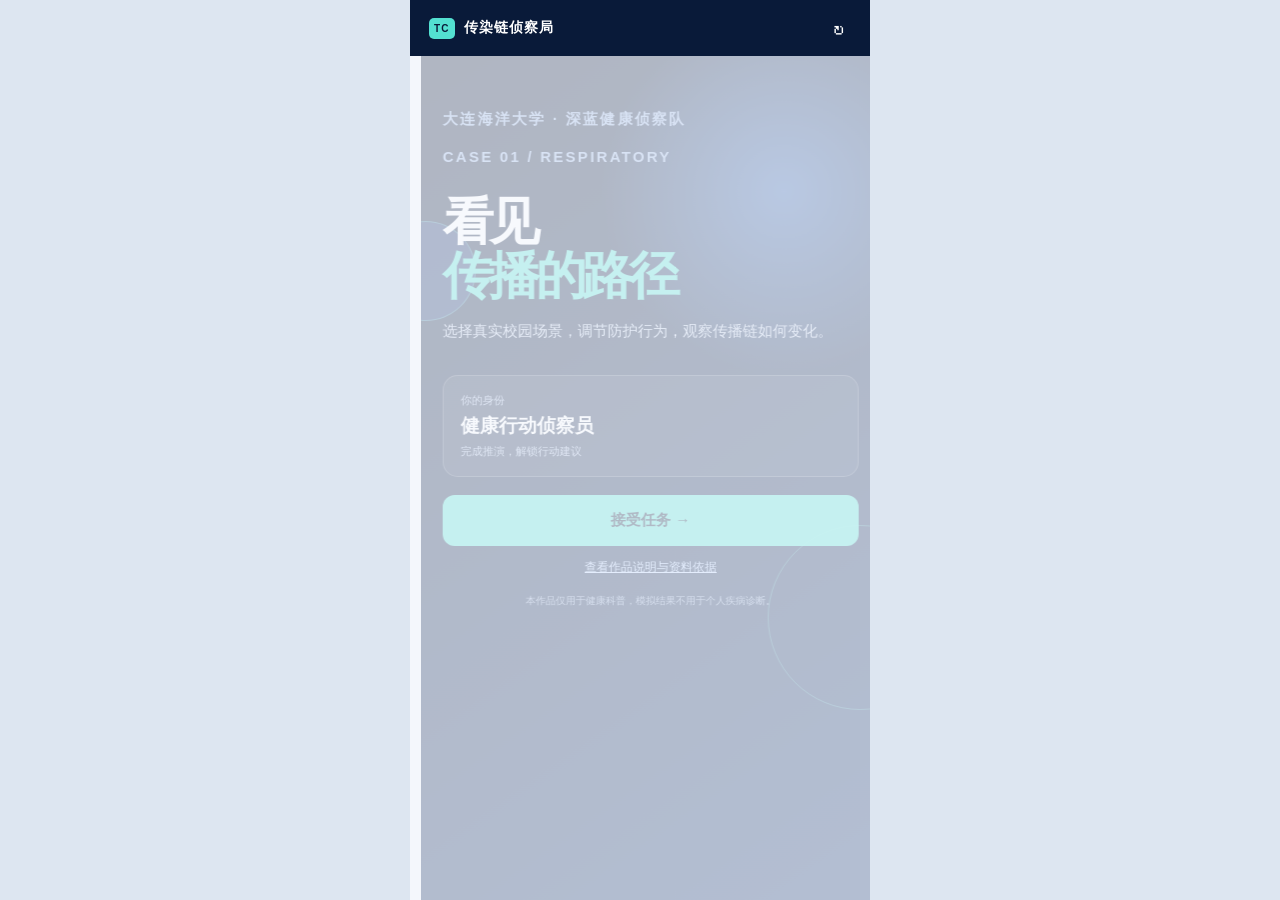
<file: index.html>
<!DOCTYPE html>
<html lang="zh-CN">
<head>
  <meta charset="UTF-8">
  <meta http-equiv="refresh" content="0; url=./transmission-chain-h5-publish/">
  <meta name="viewport" content="width=device-width, initial-scale=1.0">
  <title>传染链侦察局</title>
</head>
<body>
  <p>正在进入作品页面……</p>
  <p><a href="./transmission-chain-h5-publish/">若未自动跳转，请点击这里进入作品。</a></p>
</body>
</html>
</file>
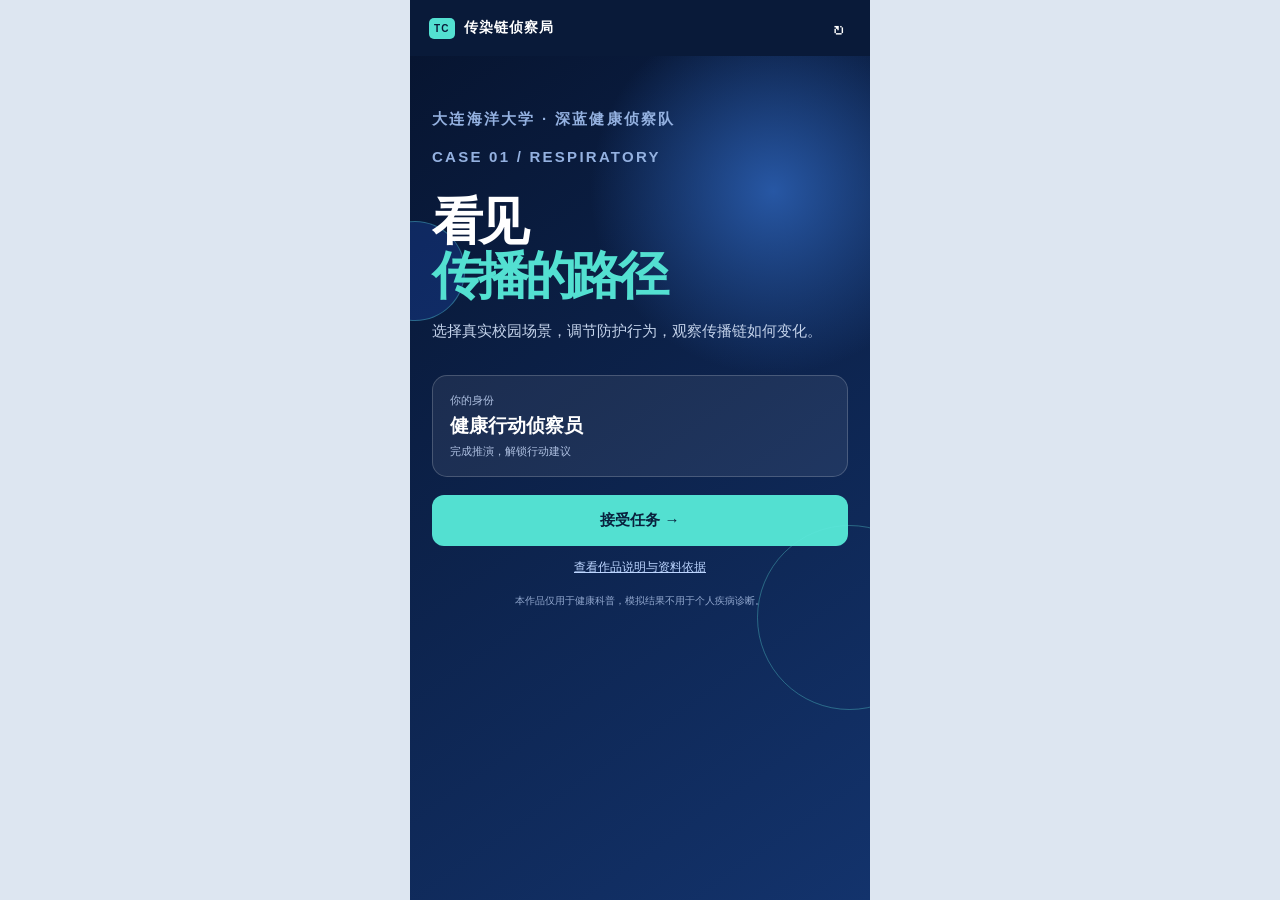
<file: transmission-chain-h5-publish/index.html>
<!doctype html>
<html lang="zh-CN">
<head><meta charset="utf-8"><meta name="viewport" content="width=device-width,initial-scale=1,viewport-fit=cover"><meta name="theme-color" content="#091a39"><title>传染链侦察局</title><link rel="stylesheet" href="style.css"></head>
<body><link rel="stylesheet" href="extra.css"><main class="app">
  <header><span class="logo">TC</span><b>传染链侦察局</b><button id="reset" aria-label="重置">↻</button></header>
  <section class="page active hero" id="home"><p class="tag">大连海洋大学 · 深蓝健康侦察队</p><div class="circle a"></div><div class="circle b"></div><p class="case">CASE 01 / RESPIRATORY</p><h1>看见<br><em>传播的路径</em></h1><p>选择真实校园场景，调节防护行为，观察传播链如何变化。</p><div class="identity"><small>你的身份</small><strong>健康行动侦察员</strong><span>完成推演，解锁行动建议</span></div><button class="primary go" data-to="briefing">接受任务 →</button><button class="text-btn" id="openMethod">查看作品说明与资料依据</button><small class="note">本作品仅用于健康科普，模拟结果不用于个人疾病诊断。</small></section>
  <section class="page briefing" id="briefing"><p class="tag">任务简报 / 01</p><p class="case">MISSION BRIEFING</p><h2>先认识<br>一条传播链</h2><p class="sub">它不是一个人的问题，而是“传染源—传播途径—易感人群”等环节在具体场景中相遇的结果。</p><div class="chain-card"><div><b>01</b><span>传染源</span></div><i>→</i><div><b>02</b><span>传播机会</span></div><i>→</i><div><b>03</b><span>易感人群</span></div></div><div class="brief-note"><b>侦察任务</b><p>在接下来的场景中，找到可被改变的环节。科学防护的意义，就是尽量减少不必要的传播机会。</p></div><button class="primary go" data-to="scene">开始现场侦察 →</button></section>  <section class="page" id="scene"><p class="tag">01 / 05　选择现场</p><h2>传播，发生在哪里？</h2><p class="sub">空间、人员密度和停留时间，会让情境产生不同变化。</p><div class="grid" id="sceneGrid"><button class="card selected" data-name="教室" data-base="50"><i>▦</i><b>教室</b><span>密闭授课 · 45分钟</span></button><button class="card" data-name="宿舍" data-base="60"><i>⌂</i><b>宿舍</b><span>近距离共处 · 2小时</span></button><button class="card" data-name="食堂" data-base="45"><i>◒</i><b>食堂</b><span>短时流动 · 用餐交流</span></button><button class="card" data-name="地铁" data-base="55"><i>↔</i><b>地铁</b><span>人流密集 · 空间有限</span></button></div><button class="primary go" data-to="observe">观察现场 →</button></section>
  <section class="page observe" id="observe"><p class="tag">02 / 05　场景观察</p><p class="case">FIELD NOTE / 现场笔记</p><h2 id="observeTitle">教室现场</h2><p class="sub" id="observeIntro">封闭空间中的长时间共同停留，值得优先观察空气更新与近距离交流情况。</p><div class="scene-visual" id="sceneVisual"><span class="window w1"></span><span class="window w2"></span><span class="desk d1"></span><span class="desk d2"></span><span class="desk d3"></span><i class="air a1"></i><i class="air a2"></i><b class="observer">你</b><b class="crowd c1">同学</b><b class="crowd c2">同学</b><b class="crowd c3">同学</b></div><div class="clue-card"><span>观察到的关键线索</span><b id="observeClue">共享空间 · 停留时间 · 空气更新</b><p id="observeAdvice">下一步请设置通风、停留时长和防护行为，完成一次情境推演。</p></div><button class="primary go" data-to="settings">记录线索 →</button></section>  <section class="page" id="settings"><p class="tag">03 / 05　采集线索</p><h2>现场有哪些变量？</h2><p class="sub">每一项选择都会影响后续的教学模拟结果。</p><div class="control"><label>现场通风 <strong id="ventText">一般</strong></label><input id="vent" type="range" min="0" max="2" value="1"><div><span>较差</span><span>一般</span><span>良好</span></div></div><div class="control"><label>停留时长 <strong id="durText">45 分钟</strong></label><input id="duration" type="range" min="15" max="180" step="15" value="45"><div><span>15分钟</span><span>180分钟</span></div></div><div class="toggles"><label><span><b>规范佩戴口罩</b><small>覆盖口鼻、贴合面部</small></span><input id="mask" type="checkbox"><i></i></label><label><span><b>减少近距离交谈</b><small>保持合理社交距离</small></span><input id="distance" type="checkbox"><i></i></label><label><span><b>出现不适及时休息</b><small>不带症状参与聚集活动</small></span><input id="rest" type="checkbox"><i></i></label></div><button class="primary go" data-to="simulation">启动推演 →</button></section>
  <section class="page" id="simulation"><p class="tag">04 / 05　风险推演</p><h2>传播链正在变化</h2><div class="risk"><strong id="risk">--</strong><span id="riskLabel">正在计算 · 科普模拟值</span><div><i id="fill"></i></div></div><div class="network" id="network"><svg viewBox="0 0 320 200"><path class="link l1" d="M45 104C102 48 155 50 211 85"/><path class="link l2" d="M45 104C116 165 162 148 274 118"/><path class="link l3" d="M211 85C238 55 261 67 274 118"/></svg><span class="pulse q1"></span><span class="pulse q2"></span><span class="pulse q3"></span><b class="p p1">源</b><b class="p p2">A</b><b class="p p3">B</b><b class="p p4">C</b></div><p class="finding" id="finding"></p><button class="primary go" data-to="report">查看侦察报告 →</button></section>
  <section class="page" id="report"><p class="tag">05 / 05　侦察报告</p><h2>切断传播链，从现在开始</h2><div class="score"><span>你的场景风险指数</span><strong id="finalRisk">--</strong><small>/ 100（科普模拟值）</small><div class="compare"><span>相较于本场景默认条件</span><b id="improve">--</b><em id="improveText">正在计算</em></div></div><div id="actions"></div><div class="knowledge"><b>侦察员知识卡</b><p>多层防护比单一措施更可靠：改善通风、规范防护、减少聚集和出现不适后及时休息，应当协同进行。</p></div><button class="secondary go" data-to="quiz">最后一关：知识挑战 →</button><button class="outline" id="openMethod2">查看模型边界与资料依据</button><p class="sources">本页面不构成医疗建议。个人出现症状或有健康疑问时，请遵循学校和卫生部门健康提示，必要时咨询专业人员。</p></section>
  <section class="page" id="quiz"><p class="tag">BONUS / 知识挑战</p><h2>哪种做法更有效？</h2><p class="sub">多人共处的室内空间里，以下哪项最有助于降低传播机会？</p><div class="answers"><button data-ok="0">只依赖空气清新剂</button><button data-ok="1">通风 + 规范防护 + 出现不适及时休息</button><button data-ok="0">关窗以避免“着凉”</button></div><p id="answer"></p><button class="primary hidden" id="finish">完成案件，生成结语</button></section>
  <section class="page end" id="end"><div class="check">✓</div><p class="case">CASE CLOSED</p><h2>每一次科学选择，<br>都在保护彼此。</h2><p class="sub">科学防护，不恐慌，也不松懈。</p><button class="primary go" data-to="actioncard">生成行动卡 →</button></section>
    <section class="page action-page" id="actioncard"><p class="tag">行动卡 / 10</p><p class="case">YOUR HEALTH ACTION CARD</p><h2>把理解，变成行动。</h2><div class="action-poster"><span>校园健康行动卡</span><strong id="cardScene">我的场景：教室</strong><div class="poster-line"></div><p id="cardQuote">通风、规范防护与减少不必要的近距离接触，可以共同优化日常情境。</p><small>大连海洋大学 · 深蓝健康侦察队</small></div><p class="sub">你可以截图保存这张行动卡，也可以重新推演，看看不同选择会带来怎样的变化。</p><button class="primary go" data-to="home">再做一次推演</button></section></main><div class="modal hidden" id="method"><div class="modal-card"><button class="close" id="closeMethod">×</button><p class="tag">作品说明 / METHOD NOTE</p><h2>让科普经得起追问</h2><div class="method-block"><b>模型边界</b><p>指数用于呈现不同选择下的相对情境变化，不等于感染概率、个人患病风险或诊断结论。</p></div><div class="method-block"><b>内容依据</b><p>围绕通风、密集空间内的个人防护、出现不适后减少接触等通用健康建议，正式版将列出中国疾控中心、世界卫生组织等公开资料的标题、链接、发布日期与访问日期。</p></div><div class="method-block"><b>原创说明</b><p>交互脚本、界面、前端源代码、风险规则、视频与答辩材料均由团队完成；第三方素材必须建立授权台账。</p></div><button class="primary" id="closeMethod2">我知道了</button></div></div><script src="app.js"></script></body></html>
</file>
<file: transmission-chain-h5-publish/style.css>
:root{--navy:#091a39;--blue:#246bfe;--cyan:#53e0d1;--ink:#10213f;--muted:#718099;--line:#dce5f1;--paper:#f4f7fc}*{box-sizing:border-box}body{margin:0;background:#dde6f1;font-family:"PingFang SC","Microsoft Yahei",sans-serif;color:var(--ink)}.app{max-width:460px;min-height:100vh;margin:auto;background:var(--paper);overflow:hidden}header{height:56px;background:var(--navy);color:#fff;padding:0 19px;display:flex;align-items:center;gap:9px;font-size:14px;letter-spacing:.08em}.logo{background:var(--cyan);color:var(--navy);font-weight:900;font-size:10px;padding:5px;border-radius:5px}header button{margin-left:auto;background:none;border:0;color:#fff;font-size:23px}.page{display:none;min-height:calc(100vh - 56px);padding:28px 22px 34px;animation:slide .3s ease}.page.active{display:block}@keyframes slide{from{opacity:.2;transform:translateX(12px)}to{opacity:1;transform:none}}.hero{background:radial-gradient(circle at 79% 16%,#2757a4 0,transparent 23%),linear-gradient(145deg,#071531,#13336c);color:#fff;padding-top:50px;position:relative;overflow:hidden}.circle{position:absolute;border:1px solid #62e8dd55;border-radius:50%}.a{width:185px;height:185px;right:-72px;bottom:190px}.b{width:100px;height:100px;left:-45px;top:165px;background:#2b6cff33}.tag,.case{font-size:11px;letter-spacing:.15em;font-weight:800;color:#5175b4;margin:0 0 12px}.hero .tag,.hero .case{color:#94b1e0}.hero h1{font-size:51px;line-height:1.06;letter-spacing:-.09em;margin:24px 0 14px;position:relative}.hero em{font-style:normal;color:var(--cyan)}.hero>p{line-height:1.75;color:#c4d3eb;font-size:15px;position:relative}.identity{position:relative;border:1px solid #ffffff30;background:#ffffff12;border-radius:15px;padding:17px;margin:31px 0 18px;display:grid;gap:5px}.identity small,.identity span{font-size:11px;color:#aec0e1}.identity strong{font-size:19px}.note{display:block;text-align:center;color:#92a8cf;font-size:10px;margin-top:18px}.primary,.secondary{border:0;width:100%;padding:16px;border-radius:12px;font-size:15px;font-weight:800;cursor:pointer}.primary{background:var(--blue);color:white}.hero .primary{background:var(--cyan);color:#09213d}.secondary{margin:17px 0 12px;background:var(--navy);color:#fff}h2{font-size:29px;letter-spacing:-.06em;margin:0 0 9px}.sub{margin:0;color:var(--muted);font-size:14px;line-height:1.65}.grid{display:grid;grid-template-columns:1fr 1fr;gap:12px;margin:27px 0}.card{height:137px;text-align:left;background:#fff;border:1px solid var(--line);border-radius:15px;padding:15px;color:var(--ink);position:relative}.card.selected{border:2px solid var(--blue);box-shadow:0 8px 22px #246bfe1d}.card i{position:absolute;right:13px;bottom:11px;color:#a9badd;font-style:normal;font-size:27px}.card b,.card span{display:block}.card b{font-size:18px}.card span{font-size:11px;color:var(--muted);margin-top:7px;line-height:1.45}.control{background:#fff;border:1px solid var(--line);border-radius:14px;padding:17px;margin:16px 0}.control label{display:flex;justify-content:space-between;font-weight:800;font-size:14px}.control strong{color:var(--blue)}input[type=range]{width:100%;accent-color:var(--blue);margin:20px 0 5px}.control>div{display:flex;justify-content:space-between;color:#93a0b2;font-size:10px}.toggles{margin:18px 0}.toggles label{padding:14px;background:#fff;border:1px solid var(--line);border-radius:13px;display:flex;align-items:center;margin:9px 0}.toggles span{display:grid;gap:4px}.toggles b{font-size:13px}.toggles small{font-size:11px;color:var(--muted)}.toggles input{display:none}.toggles i{width:42px;height:24px;border-radius:20px;background:#ccd6e4;margin-left:auto;position:relative}.toggles i:after{content:"";width:18px;height:18px;background:#fff;border-radius:50%;position:absolute;top:3px;left:3px;transition:.2s}.toggles input:checked+i{background:var(--blue)}.toggles input:checked+i:after{left:21px}.risk{border-radius:18px;background:linear-gradient(135deg,#102851,#183e7b);color:#fff;padding:21px;margin:22px 0}.risk strong{font-size:47px;line-height:1;display:block}.risk span{font-size:12px;color:#b5cdfc;display:block;margin:5px 0 15px}.risk div{height:7px;background:#ffffff33;border-radius:7px;overflow:hidden}.risk i{display:block;height:100%;width:0;background:var(--cyan);transition:1s;border-radius:7px}.network{height:215px;border:1px solid var(--line);border-radius:17px;background:#fff;position:relative;overflow:hidden}.network svg{width:100%;height:100%;position:absolute}.network path{fill:none;stroke:#e4eaf4;stroke-width:3;stroke-dasharray:6 7;transition:.3s}.network.hot path{stroke:#fa7187}.p{position:absolute;width:43px;height:43px;border-radius:50%;display:grid;place-items:center;background:#dae5f7;color:#2f5083;border:4px solid #fff;box-shadow:0 3px 12px #17386d24;font-size:12px}.p1{left:25px;top:83px;background:#ffabb9;color:#792031}.p2{left:142px;top:37px}.p3{left:145px;bottom:31px}.p4{right:26px;top:95px}.hot .p:not(.p1){background:#ffe2a7;color:#704000}.finding{font-size:13px;line-height:1.65;color:#36537f;background:#edf4ff;border-left:4px solid var(--blue);padding:14px;margin:13px 0 20px}.score{background:#fff;border:1px solid var(--line);border-radius:15px;padding:19px;margin:18px 0 14px}.score span,.score small{font-size:12px;color:var(--muted)}.score strong{font-size:42px;color:var(--blue);margin-right:4px}.action{background:#fff;border:1px solid var(--line);border-radius:12px;padding:13px 12px 13px 38px;font-size:13px;line-height:1.55;margin:8px 0;position:relative}.action:before{content:"✓";color:#0ca892;font-weight:900;position:absolute;left:14px}.knowledge{background:#fff3d6;border-radius:14px;padding:16px;font-size:13px;line-height:1.65;margin-top:15px}.knowledge p{margin:7px 0 0}.sources{font-size:10px;line-height:1.65;color:#7a8799}.answers button{width:100%;text-align:left;color:var(--ink);background:#fff;border:1px solid var(--line);border-radius:13px;padding:16px;font-size:14px;line-height:1.5;margin:10px 0}.answers button.good{border-color:#0bac96;background:#e4fbf7}.answers button.bad{border-color:#fc7188;background:#fff1f3}#answer{min-height:46px;color:#35567f;line-height:1.65;font-size:13px}.hidden{display:none}.end{text-align:center;padding-top:90px;background:linear-gradient(145deg,#f2fbff,#eef1ff)}.check{margin:auto;width:70px;height:70px;border-radius:50%;background:var(--cyan);color:#063952;display:grid;place-items:center;font-size:40px}.end h2{margin-top:22px}.end .sub{margin:20px 0 36px}
</file>
<file: transmission-chain-h5-publish/extra.css>
.text-btn{background:transparent;color:#bcd5ff;border:0;text-decoration:underline;font-size:12px;padding:13px 0 0;position:relative;width:100%;cursor:pointer}.outline{border:1px solid #b9cdfc;width:100%;padding:16px;border-radius:12px;font-size:14px;font-weight:800;cursor:pointer;background:transparent;color:#246bfe;margin-top:10px}.compare{border-top:1px solid #dce5f1;padding-top:11px;margin-top:9px;display:grid;grid-template-columns:1fr auto;gap:2px}.compare span{grid-column:1/3;color:#6c7d95}.compare b{font-size:16px;color:#0ba58f}.compare em{font-size:11px;color:#6c7d95;font-style:normal;align-self:center}.modal{position:fixed;inset:0;background:#091a39cc;z-index:5;padding:20px;display:grid;place-items:center}.modal.hidden{display:none}.modal-card{max-width:420px;background:#fff;border-radius:20px;padding:25px;position:relative;box-shadow:0 24px 70px #0005}.close{position:absolute;right:14px;top:10px;background:none;border:0;font-size:27px;color:#6d7d95}.method-block{border-top:1px solid #dce5f1;padding:13px 0;font-size:13px;line-height:1.65}.method-block p{margin:6px 0 0;color:#5c6e88}
.observe .case{color:#5d76b3}.scene-visual{height:225px;border-radius:18px;background:linear-gradient(150deg,#102957,#1e5a91);margin:20px 0 14px;position:relative;overflow:hidden;box-shadow:inset 0 0 55px #07152f88}.scene-visual:before{content:"";position:absolute;inset:0;background:repeating-linear-gradient(90deg,transparent 0 52px,#b8e8ff12 53px 54px)}.window{position:absolute;top:24px;width:56px;height:74px;border:4px solid #a9def1;border-radius:6px;background:linear-gradient(150deg,#95d8ff,#255788)}.w1{left:30px}.w2{right:30px}.desk{position:absolute;width:80px;height:24px;border-radius:5px;background:#d4a36f;bottom:44px;box-shadow:0 8px 0 #9a6947}.d1{left:28px}.d2{left:calc(50% - 40px);bottom:82px}.d3{right:28px}.observer,.crowd{position:absolute;width:42px;height:42px;border:3px solid #fff;border-radius:50%;display:grid;place-items:center;font-size:10px;box-shadow:0 4px 14px #05152e66}.observer{bottom:24px;left:calc(50% - 21px);background:#53e0d1;color:#09213d}.crowd{background:#dce9fa;color:#244776}.c1{left:45px;bottom:83px}.c2{right:45px;bottom:83px}.c3{right:48px;bottom:24px}.air{position:absolute;width:90px;height:26px;border-top:2px dashed #8dfff4aa;border-radius:50%;opacity:0}.a1{left:75px;top:104px}.a2{right:72px;top:130px}.scene-visual.vent-good .air{opacity:1;animation:airflow 1.7s linear infinite}.scene-visual.vent-good .a2{animation-delay:.7s}@keyframes airflow{from{transform:translateX(-28px);opacity:0}35%{opacity:1}to{transform:translateX(80px);opacity:0}}.clue-card{background:#fff;border:1px solid #dce5f1;border-radius:14px;padding:15px;margin-bottom:17px}.clue-card span{display:block;color:#6a7c96;font-size:11px}.clue-card b{display:block;color:#246bfe;font-size:15px;margin:6px 0}.clue-card p{font-size:12px;line-height:1.6;margin:0;color:#61738e}.network.hot .link{stroke:#fa7187;animation:dash .8s linear infinite}.network.calm .link{stroke:#48cdbd;stroke-dasharray:3 9;animation:dash 1.7s linear infinite}.pulse{position:absolute;width:12px;height:12px;border-radius:50%;background:#fb7188;opacity:0;box-shadow:0 0 0 6px #fb718833}.network.hot .pulse{animation:pulseMove 1.55s ease-in-out infinite}.network.calm .pulse{background:#53e0d1;box-shadow:0 0 0 6px #53e0d133;animation:pulseMove 2.6s ease-in-out infinite}.q1{left:46px;top:99px}.q2{left:46px;top:99px;animation-delay:.43s!important}.q3{left:205px;top:79px;animation-delay:.83s!important}@keyframes dash{to{stroke-dashoffset:-26}}@keyframes pulseMove{0%{opacity:0;transform:translate(0,0) scale(.5)}20%{opacity:1}80%{opacity:1}100%{opacity:0;transform:translate(174px,-13px) scale(1.15)}}.briefing{background:linear-gradient(155deg,#f1f8ff,#eef1ff)}.briefing h2{font-size:38px;line-height:1.12;margin:18px 0 10px}.chain-card{display:flex;align-items:center;justify-content:space-between;border-radius:17px;background:#102953;color:#fff;padding:20px 12px;margin:27px 0 14px}.chain-card div{display:grid;gap:7px;text-align:center}.chain-card b{width:38px;height:38px;margin:auto;display:grid;place-items:center;border-radius:50%;background:#53e0d1;color:#082044;font-size:14px}.chain-card span{font-size:11px;color:#c0d4f5}.chain-card i{color:#53e0d1;font-style:normal}.brief-note{border-left:4px solid #246bfe;background:#fff;padding:14px;font-size:13px;line-height:1.65;margin-bottom:22px}.brief-note p{margin:5px 0 0;color:#62738d}.action-page{background:linear-gradient(145deg,#eff9ff,#f2f1ff)}.action-poster{margin:22px 0 17px;border-radius:20px;background:radial-gradient(circle at 84% 18%,#2d6ef6 0,transparent 26%),linear-gradient(145deg,#0b1d41,#16447f);color:#fff;padding:25px;min-height:260px;display:flex;flex-direction:column}.action-poster>span{font-size:11px;letter-spacing:.12em;color:#9bc1ff}.action-poster strong{font-size:25px;line-height:1.25;margin-top:18px}.poster-line{width:45px;height:4px;border-radius:4px;background:#53e0d1;margin:18px 0}.action-poster p{font-size:14px;line-height:1.75;color:#d4e2fa}.action-poster small{font-size:10px;color:#98b4df;margin-top:auto}
</file>
